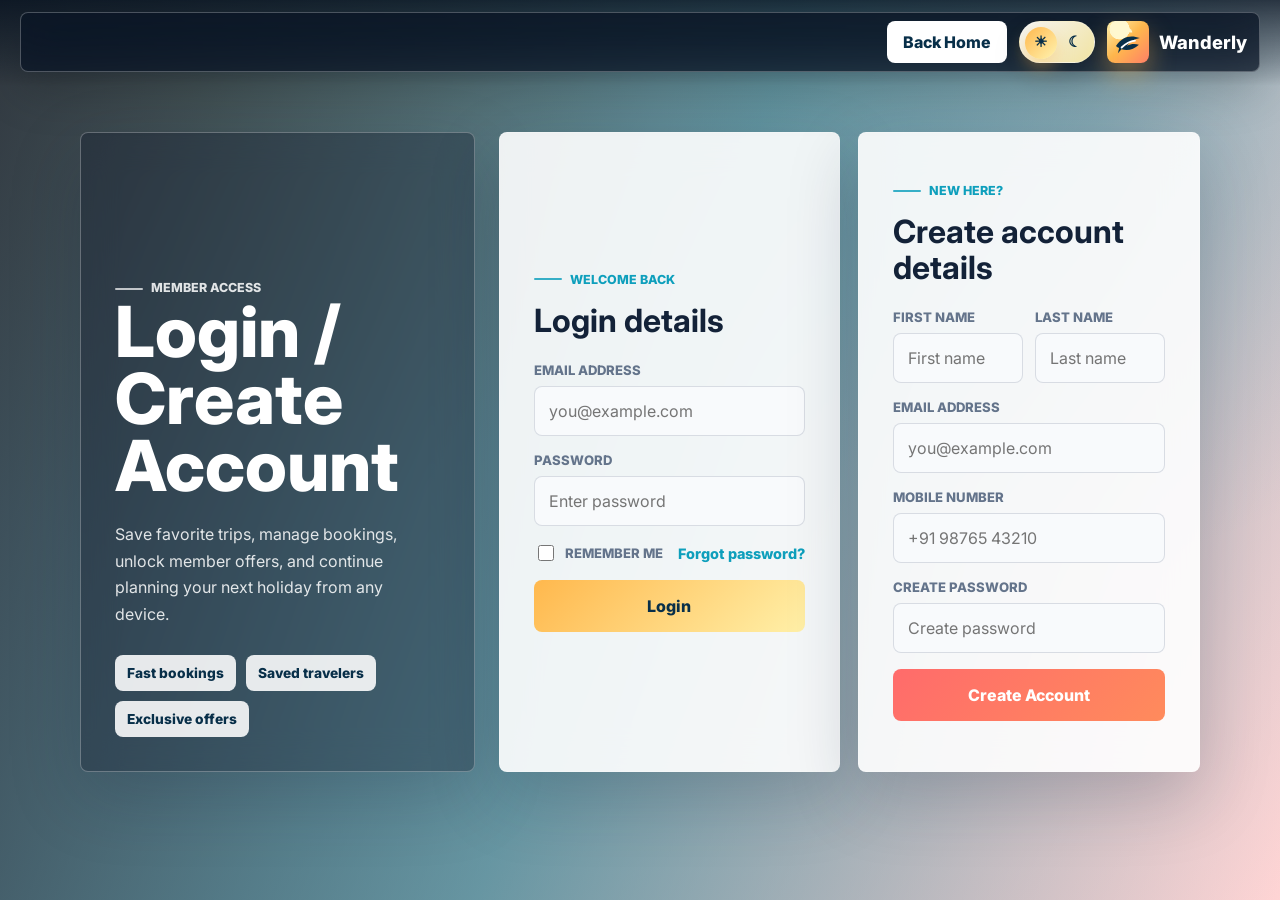
<file: account.html>
<!DOCTYPE html>
<html lang="en">
<head>
  <meta charset="UTF-8">
  <meta name="viewport" content="width=device-width, initial-scale=1.0">
  <title>Login / Create Account | Wanderly</title>
  <link rel="preconnect" href="https://fonts.googleapis.com">
  <link rel="preconnect" href="https://fonts.gstatic.com" crossorigin>
  <link href="https://fonts.googleapis.com/css2?family=Inter:wght@400;500;600;700;800&display=swap" rel="stylesheet">
  <link rel="stylesheet" href="css/style.css">
</head>
<body>
  <header class="site-header">
    <nav class="navbar auth-navbar" aria-label="Account navigation">
      <a class="brand" href="index.html">
        <span class="brand-mark" aria-hidden="true">
          <svg viewBox="0 0 48 48" role="img">
            <path class="logo-sun" d="M24 4.5a6 6 0 0 1 6 6h-12a6 6 0 0 1 6-6Z"></path>
            <path class="logo-wing" d="M7 29.5c8.7-12.6 19.9-16.3 33.7-11.1-7.4 1-13.5 4.6-18.4 10.9 5.4-2.5 11.1-3 17.1-1.5-7.2 6.8-15.4 9-24.7 6.6L9.8 40l1.7-7.4A31 31 0 0 1 7 29.5Z"></path>
            <path class="logo-route" d="M15 31.8c5.8-5.8 12.1-9.1 18.8-9.8"></path>
          </svg>
        </span>
        <span>Wanderly</span>
      </a>

      <div class="auth-nav-actions">
        <a href="index.html">Back Home</a>
        <button class="theme-toggle" type="button" aria-label="Switch to dark mode" aria-pressed="false">
          <span class="theme-icon sun-icon">&#9728;</span>
          <span class="theme-knob"></span>
          <span class="theme-icon moon-icon">&#9790;</span>
        </button>
      </div>
    </nav>
  </header>

  <main class="auth-page">
    <section class="auth-shell" aria-label="Login and create account">
      <div class="auth-intro">
        <p class="eyebrow">Member access</p>
        <h1>Login / Create Account</h1>
        <p>Save favorite trips, manage bookings, unlock member offers, and continue planning your next holiday from any device.</p>
        <div class="auth-benefits">
          <span>Fast bookings</span>
          <span>Saved travelers</span>
          <span>Exclusive offers</span>
        </div>
      </div>

      <div class="auth-panels">
        <section class="auth-card login-card">
          <p class="eyebrow dark">Welcome back</p>
          <h2>Login details</h2>
          <form>
            <label>
              <span>Email address</span>
              <input type="email" placeholder="you@example.com" required>
            </label>
            <label>
              <span>Password</span>
              <input type="password" placeholder="Enter password" required>
            </label>
            <div class="form-row">
              <label class="check-label">
                <input type="checkbox">
                <span>Remember me</span>
              </label>
              <a href="#">Forgot password?</a>
            </div>
            <button type="submit">Login</button>
          </form>
        </section>

        <section class="auth-card signup-card">
          <p class="eyebrow dark">New here?</p>
          <h2>Create account details</h2>
          <form>
            <div class="two-fields">
              <label>
                <span>First name</span>
                <input type="text" placeholder="First name" required>
              </label>
              <label>
                <span>Last name</span>
                <input type="text" placeholder="Last name" required>
              </label>
            </div>
            <label>
              <span>Email address</span>
              <input type="email" placeholder="you@example.com" required>
            </label>
            <label>
              <span>Mobile number</span>
              <input type="tel" placeholder="+91 98765 43210" required>
            </label>
            <label>
              <span>Create password</span>
              <input type="password" placeholder="Create password" required>
            </label>
            <button type="submit">Create Account</button>
          </form>
        </section>
      </div>
    </section>
  </main>

  <script src="js/main.js"></script>
</body>
</html>
</file>
<file: css/style.css>
* {
  box-sizing: border-box;
}

html {
  overflow-x: hidden;
  scroll-behavior: smooth;
  scroll-padding-top: 104px;
}

:root {
  --header-height: 86px;
  --ink: #132238;
  --muted: #64748b;
  --sun: #ffb84d;
  --coral: #ff6b6b;
  --ocean: #0e9fbc;
  --teal: #08b99b;
  --white: #ffffff;
  --glass: rgba(255, 255, 255, 0.18);
  --shadow: 0 24px 70px rgba(19, 34, 56, 0.22);
  --shadow-soft: 0 18px 46px rgba(19, 34, 56, 0.12);
  --card-border: rgba(14, 159, 188, 0.13);
  --focus-ring: 0 0 0 4px rgba(255, 184, 77, 0.26);
  --body-bg:
    radial-gradient(circle at 15% 10%, rgba(255, 184, 77, 0.24), transparent 34%),
    radial-gradient(circle at 85% 15%, rgba(14, 159, 188, 0.2), transparent 32%),
    linear-gradient(135deg, #fff8eb 0%, #e8fbff 52%, #fff2f2 100%);
  --card-bg: #ffffff;
  --soft-card-bg: rgba(255, 255, 255, 0.76);
  --field-bg: #f8fafc;
  --panel-bg: rgba(255, 255, 255, 0.9);
  --section-blend: linear-gradient(135deg, rgba(255, 255, 255, 0.92), rgba(232, 251, 255, 0.92));
  --review-text: #334155;
  --hero-fade: linear-gradient(0deg, rgba(255, 248, 235, 0.98), transparent);
}

body[data-theme="dark"] {
  --ink: #eef7ff;
  --muted: #a7b6ca;
  --white: #ffffff;
  --shadow: 0 24px 70px rgba(0, 0, 0, 0.38);
  --shadow-soft: 0 18px 46px rgba(0, 0, 0, 0.26);
  --card-border: rgba(125, 211, 252, 0.16);
  --focus-ring: 0 0 0 4px rgba(125, 211, 252, 0.22);
  --body-bg:
    radial-gradient(circle at 18% 6%, rgba(255, 184, 77, 0.16), transparent 32%),
    radial-gradient(circle at 84% 12%, rgba(8, 185, 155, 0.2), transparent 34%),
    linear-gradient(135deg, #071322 0%, #0d2638 48%, #171221 100%);
  --card-bg: #102235;
  --soft-card-bg: rgba(16, 34, 53, 0.82);
  --field-bg: #162b40;
  --panel-bg: rgba(16, 34, 53, 0.92);
  --section-blend: linear-gradient(135deg, rgba(16, 34, 53, 0.94), rgba(13, 38, 56, 0.94));
  --review-text: #d7e3ef;
  --hero-fade: linear-gradient(0deg, rgba(7, 19, 34, 0.98), transparent);
}

body {
  margin: 0;
  min-height: 100vh;
  overflow-x: hidden;
  font-family: "Inter", Arial, sans-serif;
  color: var(--ink);
  background: var(--body-bg);
  transition: background 220ms ease, color 220ms ease;
}

::selection {
  color: #082f49;
  background: rgba(255, 184, 77, 0.72);
}

img,
svg {
  max-width: 100%;
}

input,
select,
textarea,
button {
  max-width: 100%;
}

a {
  color: inherit;
  text-decoration: none;
}

a,
button,
input,
select,
textarea {
  -webkit-tap-highlight-color: transparent;
}

a:focus-visible,
button:focus-visible,
input:focus-visible,
select:focus-visible,
textarea:focus-visible {
  outline: 0;
  box-shadow: var(--focus-ring);
}

.site-header {
  position: fixed;
  top: 0;
  left: 0;
  right: 0;
  z-index: 999;
  width: 100%;
  min-height: var(--header-height);
  padding: 14px clamp(12px, 2.5vw, 36px);
  background:
    linear-gradient(180deg, rgba(6, 17, 31, 0.78), rgba(6, 17, 31, 0.24) 72%, transparent);
  backdrop-filter: blur(16px);
  transform: translateZ(0);
  will-change: transform;
}

.navbar {
  position: relative;
  display: flex;
  align-items: center;
  justify-content: flex-start;
  gap: 16px;
  max-width: 1480px;
  width: 100%;
  margin: 0 auto;
  min-height: 58px;
  padding: 8px 12px;
  border: 1px solid rgba(255, 255, 255, 0.26);
  border-radius: 8px;
  background: rgba(11, 22, 38, 0.72);
  box-shadow: 0 18px 48px rgba(0, 0, 0, 0.2);
  backdrop-filter: blur(22px);
}

.brand {
  order: 1;
  flex: 0 0 auto;
  display: inline-flex;
  align-items: center;
  gap: 10px;
  color: var(--white);
  font-size: 1.15rem;
  font-weight: 800;
}

.brand-mark {
  display: inline-flex;
  width: 42px;
  height: 42px;
  align-items: center;
  justify-content: center;
  place-items: center;
  border-radius: 8px;
  color: #082f49;
  background:
    radial-gradient(circle at 30% 20%, #fff8cf 0 22%, transparent 23%),
    linear-gradient(135deg, #fff3b0 0%, var(--sun) 48%, #ff8066 100%);
  box-shadow: 0 12px 26px rgba(255, 184, 77, 0.38);
}

.brand-mark svg {
  width: 34px;
  height: 34px;
}

.logo-sun {
  fill: #fff8cf;
}

.logo-wing {
  fill: #082f49;
}

.logo-route {
  fill: none;
  stroke: #ffffff;
  stroke-linecap: round;
  stroke-width: 2.6;
}

.nav-links {
  order: 2;
  display: flex;
  align-items: center;
  justify-content: flex-end;
  flex: 1 1 auto;
  gap: 6px;
  min-width: 0;
}

.nav-links a {
  white-space: nowrap;
  padding: 9px 11px;
  border-radius: 8px;
  color: rgba(255, 255, 255, 0.9);
  font-size: 0.9rem;
  font-weight: 700;
  transition: color 180ms ease, background 180ms ease, transform 180ms ease, box-shadow 180ms ease;
}

.nav-links a:hover {
  background: rgba(255, 255, 255, 0.14);
  color: var(--white);
  transform: translateY(-1px);
}

.nav-links .nav-cta {
  color: #082f49;
  background: #ffffff;
  box-shadow: 0 12px 26px rgba(255, 255, 255, 0.16);
}

.nav-links .account-link {
  color: #082f49;
  background: linear-gradient(135deg, var(--sun), #fff0a8);
  box-shadow: 0 10px 24px rgba(255, 184, 77, 0.18);
}

.nav-search {
  display: grid;
  grid-template-columns: minmax(150px, 210px) auto;
  gap: 6px;
  align-items: center;
  margin-right: 8px;
}

.nav-search input {
  min-width: 0;
  height: 40px;
  border: 1px solid rgba(255, 255, 255, 0.22);
  border-radius: 8px;
  padding: 0 12px;
  color: var(--white);
  background: rgba(255, 255, 255, 0.13);
  font: inherit;
  font-size: 0.9rem;
  font-weight: 700;
  outline: 0;
}

.nav-search input::placeholder {
  color: rgba(255, 255, 255, 0.72);
}

.nav-search input:focus {
  border-color: rgba(255, 184, 77, 0.8);
  box-shadow: 0 0 0 3px rgba(255, 184, 77, 0.2);
}

.nav-search button {
  height: 40px;
  border: 0;
  border-radius: 8px;
  padding: 0 12px;
  color: #082f49;
  background: linear-gradient(135deg, var(--sun), #fff0a8);
  font: inherit;
  font-size: 0.9rem;
  font-weight: 800;
  cursor: pointer;
}

.menu-toggle {
  order: 4;
  display: none;
  position: relative;
  width: 42px;
  height: 42px;
  flex: 0 0 auto;
  border: 1px solid rgba(255, 255, 255, 0.38);
  border-radius: 8px;
  background: linear-gradient(135deg, var(--coral), var(--sun));
  box-shadow: 0 12px 26px rgba(255, 107, 107, 0.3);
  cursor: pointer;
}

.theme-toggle {
  order: 3;
  position: relative;
  display: inline-flex;
  width: 76px;
  height: 42px;
  flex: 0 0 auto;
  align-items: center;
  justify-content: space-between;
  align-self: center;
  border: 1px solid rgba(255, 255, 255, 0.28);
  border-radius: 999px;
  padding: 0 10px;
  color: #082f49;
  background: linear-gradient(135deg, rgba(255, 255, 255, 0.96), rgba(255, 240, 168, 0.94));
  box-shadow: 0 14px 30px rgba(0, 0, 0, 0.14);
  cursor: pointer;
}

.theme-icon {
  position: relative;
  z-index: 2;
  display: grid;
  width: 20px;
  height: 20px;
  place-items: center;
  font-size: 0.95rem;
  font-weight: 800;
  line-height: 1;
}

.theme-knob {
  position: absolute;
  left: 5px;
  top: 5px;
  z-index: 1;
  width: 32px;
  height: 32px;
  border-radius: 50%;
  background: linear-gradient(135deg, var(--sun), #fff3b0);
  box-shadow: 0 8px 18px rgba(255, 184, 77, 0.42);
  transition: transform 200ms ease, background 200ms ease;
}

body[data-theme="dark"] .theme-toggle {
  color: #e8f7ff;
  background: linear-gradient(135deg, rgba(8, 18, 32, 0.98), rgba(14, 51, 74, 0.96));
}

body[data-theme="dark"] .theme-knob {
  transform: translateX(34px);
  background: linear-gradient(135deg, #7dd3fc, #2563eb);
  box-shadow: 0 8px 18px rgba(37, 99, 235, 0.38);
}

.menu-toggle span {
  position: absolute;
  left: 11px;
  display: block;
  width: 20px;
  height: 2px;
  border-radius: 999px;
  background: #ffffff;
  transition: transform 180ms ease, opacity 180ms ease, top 180ms ease;
}

body[data-theme="dark"] .menu-toggle {
  background: linear-gradient(135deg, var(--ocean), #2563eb);
  box-shadow: 0 12px 26px rgba(37, 99, 235, 0.3);
}

.auth-navbar {
  max-width: 1240px;
}

.auth-nav-actions {
  margin-left: auto;
  display: flex;
  align-items: center;
  gap: 12px;
}

.auth-nav-actions a {
  display: inline-flex;
  min-height: 42px;
  align-items: center;
  justify-content: center;
  border-radius: 8px;
  padding: 0 16px;
  color: #082f49;
  background: #ffffff;
  font-weight: 800;
}

.auth-page {
  min-height: 100vh;
  padding: 132px clamp(16px, 5vw, 72px) 52px;
  background:
    linear-gradient(110deg, rgba(4, 16, 31, 0.82), rgba(6, 78, 97, 0.58), rgba(255, 107, 107, 0.22)),
    url("https://images.unsplash.com/photo-1500530855697-b586d89ba3ee?auto=format&fit=crop&w=1800&q=85") center/cover;
}

.auth-shell {
  display: grid;
  grid-template-columns: 0.72fr 1.28fr;
  gap: 24px;
  max-width: 1120px;
  margin: 0 auto;
  align-items: stretch;
}

.auth-intro {
  display: flex;
  min-height: 640px;
  flex-direction: column;
  justify-content: flex-end;
  padding: 34px;
  border: 1px solid rgba(255, 255, 255, 0.28);
  border-radius: 8px;
  color: var(--white);
  background: rgba(15, 23, 42, 0.36);
  box-shadow: var(--shadow);
  backdrop-filter: blur(18px);
}

.auth-intro h1 {
  max-width: 420px;
  font-size: 4.4rem;
  line-height: 0.95;
}

.auth-intro p {
  max-width: 420px;
  margin: 22px 0 0;
  color: rgba(255, 255, 255, 0.86);
  line-height: 1.65;
}

.auth-benefits {
  display: flex;
  flex-wrap: wrap;
  gap: 10px;
  margin-top: 28px;
}

.auth-benefits span {
  padding: 10px 12px;
  border-radius: 8px;
  color: #082f49;
  background: rgba(255, 255, 255, 0.88);
  font-size: 0.86rem;
  font-weight: 800;
}

.auth-panels {
  display: grid;
  grid-template-columns: 1fr 1fr;
  gap: 18px;
}

.auth-card {
  display: flex;
  min-height: 640px;
  flex-direction: column;
  justify-content: center;
  padding: 34px;
  border: 1px solid rgba(255, 255, 255, 0.2);
  border-radius: 8px;
  background: var(--panel-bg);
  box-shadow: var(--shadow);
  backdrop-filter: blur(18px);
}

.auth-card h2 {
  margin: 0 0 24px;
  font-size: 2rem;
  line-height: 1.1;
}

.auth-card form {
  display: grid;
  gap: 16px;
}

.auth-card label {
  display: grid;
  gap: 8px;
}

.auth-card label span,
.check-label span {
  color: var(--muted);
  font-size: 0.82rem;
  font-weight: 800;
  text-transform: uppercase;
}

.auth-card input {
  width: 100%;
  min-width: 0;
  height: 50px;
  border: 1px solid rgba(100, 116, 139, 0.22);
  border-radius: 8px;
  padding: 0 14px;
  color: var(--ink);
  background: var(--field-bg);
  font: inherit;
  outline: 0;
  transition: border-color 180ms ease, box-shadow 180ms ease, background 180ms ease;
}

.auth-card input:focus {
  border-color: rgba(14, 159, 188, 0.82);
  box-shadow: 0 0 0 3px rgba(14, 159, 188, 0.16);
}

.auth-card button {
  min-height: 52px;
  border: 0;
  border-radius: 8px;
  color: #082f49;
  background: linear-gradient(135deg, var(--sun), #fff0a8);
  font: inherit;
  font-weight: 800;
  cursor: pointer;
}

.signup-card button {
  color: var(--white);
  background: linear-gradient(135deg, var(--coral), #ff8b5c);
}

.form-row {
  display: flex;
  align-items: center;
  justify-content: space-between;
  gap: 14px;
}

.form-row a {
  color: var(--ocean);
  font-size: 0.9rem;
  font-weight: 800;
}

.check-label {
  display: inline-flex;
  grid-template-columns: auto 1fr;
  align-items: center;
  gap: 8px;
}

.check-label input {
  width: 16px;
  height: 16px;
}

.two-fields {
  display: grid;
  grid-template-columns: 1fr 1fr;
  gap: 12px;
}

.booking-page {
  min-height: 100vh;
  padding: 132px clamp(16px, 5vw, 72px) 72px;
}

.booking-hero {
  display: grid;
  grid-template-columns: minmax(0, 1fr) minmax(280px, 380px);
  gap: 24px;
  max-width: 1240px;
  margin: 0 auto 24px;
  align-items: end;
  overflow: hidden;
  border-radius: 8px;
  padding: clamp(34px, 6vw, 70px);
  color: var(--white);
  background:
    linear-gradient(110deg, rgba(4, 16, 31, 0.88), rgba(6, 78, 97, 0.5), rgba(255, 107, 107, 0.24)),
    url("https://images.unsplash.com/photo-1507525428034-b723cf961d3e?auto=format&fit=crop&w=1800&q=85") center/cover;
  box-shadow: var(--shadow);
  text-shadow: 0 14px 34px rgba(0, 0, 0, 0.22);
}

.booking-copy h1 {
  max-width: 720px;
  font-size: clamp(3.8rem, 8vw, 7.8rem);
}

.booking-copy p:last-child {
  max-width: 660px;
  margin: 24px 0 0;
  color: rgba(255, 255, 255, 0.9);
  font-size: 1.08rem;
  line-height: 1.65;
}

.booking-summary {
  display: grid;
  gap: 12px;
}

.booking-summary div {
  padding: 18px;
  border: 1px solid rgba(255, 255, 255, 0.22);
  border-radius: 8px;
  background: rgba(255, 255, 255, 0.14);
  backdrop-filter: blur(14px);
  box-shadow: inset 0 1px 0 rgba(255, 255, 255, 0.16);
}

.booking-summary strong {
  display: block;
  color: #ffe7a8;
  font-size: 1.5rem;
}

.booking-summary span {
  display: block;
  margin-top: 6px;
  color: rgba(255, 255, 255, 0.84);
  font-weight: 700;
}

.booking-shell {
  display: grid;
  grid-template-columns: minmax(0, 1.35fr) minmax(300px, 0.65fr);
  gap: 24px;
  max-width: 1240px;
  margin: 0 auto;
  align-items: start;
}

.booking-form,
.booking-help {
  min-width: 0;
  border: 1px solid var(--card-border);
  border-radius: 8px;
  background: var(--panel-bg);
  box-shadow: var(--shadow-soft);
  backdrop-filter: blur(18px);
}

.booking-form {
  display: grid;
  gap: 24px;
  padding: clamp(22px, 4vw, 36px);
}

.form-section {
  display: grid;
  gap: 18px;
  padding-bottom: 24px;
  border-bottom: 1px solid rgba(100, 116, 139, 0.16);
}

.form-section-heading h2 {
  margin: 0;
  font-size: 1.7rem;
  line-height: 1.1;
}

.booking-grid {
  display: grid;
  gap: 14px;
}

.booking-grid.two-columns {
  grid-template-columns: repeat(2, minmax(0, 1fr));
}

.booking-grid.three-columns {
  grid-template-columns: repeat(3, minmax(0, 1fr));
}

.booking-form label {
  display: grid;
  gap: 8px;
}

.booking-form .check-label {
  display: inline-flex;
}

.booking-form label span,
.choice-group legend {
  color: var(--muted);
  font-size: 0.82rem;
  font-weight: 800;
  text-transform: uppercase;
}

.booking-form input,
.booking-form select,
.booking-form textarea {
  width: 100%;
  min-width: 0;
  border: 1px solid rgba(100, 116, 139, 0.22);
  border-radius: 8px;
  color: var(--ink);
  background: var(--field-bg);
  font: inherit;
  outline: 0;
  transition: border-color 180ms ease, box-shadow 180ms ease, background 180ms ease;
}

.booking-form input,
.booking-form select {
  height: 52px;
  padding: 0 14px;
}

.booking-form textarea {
  resize: vertical;
  min-height: 130px;
  padding: 14px;
  line-height: 1.55;
}

.booking-form input:focus,
.booking-form select:focus,
.booking-form textarea:focus {
  border-color: rgba(14, 159, 188, 0.82);
  box-shadow: 0 0 0 3px rgba(14, 159, 188, 0.16);
}

.booking-form input.is-invalid,
.booking-form select.is-invalid,
.booking-form textarea.is-invalid {
  border-color: rgba(255, 107, 107, 0.9);
  box-shadow: 0 0 0 3px rgba(255, 107, 107, 0.14);
}

.field-error {
  margin: -2px 0 0;
  color: var(--coral);
  font-size: 0.82rem;
  font-weight: 800;
  line-height: 1.35;
}

.choice-group > .field-error {
  width: 100%;
}

.choice-group {
  display: flex;
  flex-wrap: wrap;
  gap: 10px;
  margin: 0;
  border: 0;
  padding: 0;
}

.choice-group legend {
  width: 100%;
  margin-bottom: 2px;
}

.choice-group label {
  display: inline-flex;
  min-height: 42px;
  align-items: center;
  gap: 8px;
  border: 1px solid rgba(14, 159, 188, 0.14);
  border-radius: 8px;
  padding: 0 12px;
  background: var(--field-bg);
  transition: border-color 180ms ease, box-shadow 180ms ease, transform 180ms ease;
}

.choice-group label:hover {
  border-color: rgba(14, 159, 188, 0.34);
  transform: translateY(-1px);
}

.choice-group input,
.booking-actions .check-label input {
  width: 16px;
  height: 16px;
  padding: 0;
}

.choice-group label span {
  color: var(--ink);
  font-size: 0.9rem;
  text-transform: none;
}

.full-width {
  grid-column: 1 / -1;
}

.booking-actions {
  display: flex;
  align-items: center;
  justify-content: space-between;
  gap: 18px;
}

.booking-actions button {
  min-height: 54px;
  flex: 0 0 auto;
  border: 0;
  border-radius: 8px;
  padding: 0 22px;
  color: var(--white);
  background: linear-gradient(135deg, var(--coral), #ff8b5c);
  font: inherit;
  font-weight: 800;
  cursor: pointer;
  transition: transform 180ms ease, box-shadow 180ms ease;
}

.booking-actions button:hover {
  transform: translateY(-2px);
  box-shadow: 0 16px 34px rgba(255, 107, 107, 0.24);
}

.booking-message {
  min-height: 24px;
  margin: -8px 0 0;
  color: var(--teal);
  font-weight: 800;
  line-height: 1.4;
}

.booking-message.is-error {
  color: var(--coral);
}

.booking-help {
  position: sticky;
  top: 112px;
  overflow: hidden;
}

.booking-help img {
  display: block;
  width: 100%;
  height: 240px;
  object-fit: cover;
  filter: saturate(1.04);
}

.booking-help div {
  padding: 24px 24px 12px;
}

.booking-help h2 {
  margin: 0 0 14px;
  font-size: 2rem;
  line-height: 1.08;
}

.booking-help p:last-child,
.booking-help li {
  color: var(--muted);
  line-height: 1.6;
}

.booking-help ul {
  display: grid;
  gap: 10px;
  margin: 0;
  padding: 0 24px 24px 42px;
}

.packages-page {
  min-height: 100vh;
  padding: 132px clamp(16px, 5vw, 72px) 72px;
}

.packages-hero {
  display: flex;
  align-items: end;
  justify-content: space-between;
  gap: 28px;
  max-width: 1240px;
  margin: 0 auto 24px;
  overflow: hidden;
  border-radius: 8px;
  padding: clamp(34px, 6vw, 70px);
  color: var(--white);
  background:
    linear-gradient(110deg, rgba(4, 16, 31, 0.88), rgba(6, 78, 97, 0.48), rgba(255, 107, 107, 0.22)),
    url("https://images.unsplash.com/photo-1476514525535-07fb3b4ae5f1?auto=format&fit=crop&w=1800&q=85") center/cover;
  box-shadow: var(--shadow);
  text-shadow: 0 14px 34px rgba(0, 0, 0, 0.22);
}

.packages-hero h1 {
  font-size: clamp(4rem, 9vw, 8.2rem);
}

.packages-hero p:last-child {
  max-width: 680px;
  margin: 24px 0 0;
  color: rgba(255, 255, 255, 0.9);
  font-size: 1.08rem;
  line-height: 1.65;
}

.packages-hero .primary-btn {
  flex: 0 0 auto;
}

.package-detail-grid {
  display: grid;
  grid-template-columns: repeat(2, minmax(0, 1fr));
  gap: 22px;
  max-width: 1240px;
  margin: 0 auto;
}

.package-detail-card {
  display: grid;
  grid-template-columns: minmax(220px, 0.85fr) minmax(0, 1.15fr);
  overflow: hidden;
  border: 1px solid var(--card-border);
  border-radius: 8px;
  background: var(--card-bg);
  box-shadow: var(--shadow-soft);
  transition: transform 200ms ease, box-shadow 200ms ease;
}

.package-detail-card:hover {
  transform: translateY(-4px);
  box-shadow: var(--shadow);
}

.package-detail-card img {
  width: 100%;
  height: 100%;
  min-height: 360px;
  object-fit: cover;
  transition: transform 520ms ease, filter 520ms ease;
}

.package-detail-card:hover img {
  filter: saturate(1.08);
  transform: scale(1.035);
}

.package-detail-body {
  display: grid;
  gap: 14px;
  padding: 24px;
}

.package-detail-body h2 {
  margin: 0;
  font-size: 1.7rem;
  line-height: 1.08;
}

.package-detail-body p:not(.package-meta),
.package-detail-body li,
.package-support p {
  color: var(--muted);
  line-height: 1.65;
}

.package-detail-body p,
.package-detail-body ul {
  margin: 0;
}

.package-detail-body ul {
  display: grid;
  gap: 8px;
  padding-left: 20px;
}

.package-detail-bottom {
  display: flex;
  align-items: center;
  justify-content: space-between;
  gap: 16px;
  margin-top: 6px;
}

.package-detail-bottom strong {
  display: grid;
  color: var(--ink);
  font-size: 1.45rem;
  line-height: 1.1;
}

.package-detail-bottom span {
  margin-top: 4px;
  color: var(--muted);
  font-size: 0.82rem;
  font-weight: 700;
}

.package-detail-bottom a {
  min-height: 46px;
  flex: 0 0 auto;
  display: inline-flex;
  align-items: center;
  justify-content: center;
  border-radius: 8px;
  padding: 0 16px;
  color: var(--white);
  background: linear-gradient(135deg, var(--ocean), var(--teal));
  font-weight: 800;
  box-shadow: 0 12px 26px rgba(8, 185, 155, 0.2);
}

.package-support {
  display: flex;
  align-items: center;
  justify-content: space-between;
  gap: 28px;
  max-width: 1240px;
  margin: 24px auto 0;
  border: 1px solid var(--card-border);
  border-radius: 8px;
  padding: 34px;
  background: var(--section-blend);
  box-shadow: var(--shadow-soft);
}

.package-support h2 {
  margin: 0 0 12px;
  font-size: 2.4rem;
  line-height: 1.08;
}

.package-support p {
  max-width: 700px;
  margin: 0;
}

.package-support .secondary-btn {
  flex: 0 0 auto;
  color: var(--white);
  background: linear-gradient(135deg, var(--coral), #ff8b5c);
}

.menu-toggle span:nth-child(1) {
  top: 14px;
}

.menu-toggle span:nth-child(2) {
  top: 20px;
}

.menu-toggle span:nth-child(3) {
  top: 26px;
}

.menu-toggle.is-active span:nth-child(1) {
  top: 20px;
  transform: rotate(45deg);
}

.menu-toggle.is-active span:nth-child(2) {
  opacity: 0;
}

.menu-toggle.is-active span:nth-child(3) {
  top: 20px;
  transform: rotate(-45deg);
}

.hero {
  position: relative;
  display: grid;
  min-height: max(720px, 92vh);
  padding: 136px clamp(18px, 5vw, 80px) 64px;
  overflow: hidden;
  background:
    linear-gradient(110deg, rgba(4, 16, 31, 0.82), rgba(6, 78, 97, 0.5), rgba(255, 107, 107, 0.24)),
    url("https://images.unsplash.com/photo-1507525428034-b723cf961d3e?auto=format&fit=crop&w=1800&q=85") center/cover;
}

.hero::before {
  content: "";
  position: absolute;
  inset: 0;
  background:
    linear-gradient(90deg, rgba(4, 16, 31, 0.28), transparent 52%),
    linear-gradient(180deg, rgba(4, 16, 31, 0.2), transparent 42%);
  pointer-events: none;
}

.hero::after {
  content: "";
  position: absolute;
  inset: auto 0 0;
  height: 34%;
  background: var(--hero-fade);
  pointer-events: none;
}

.hero-overlay {
  position: absolute;
  inset: 0;
  background:
    linear-gradient(90deg, rgba(255, 184, 77, 0.14), transparent 34%),
    linear-gradient(180deg, rgba(15, 23, 42, 0.18), transparent 30%);
}

.hero-content {
  position: relative;
  z-index: 2;
  width: min(100%, 1240px);
  margin: auto;
  color: var(--white);
  text-shadow: 0 14px 34px rgba(0, 0, 0, 0.22);
}

.eyebrow {
  display: inline-flex;
  width: fit-content;
  align-items: center;
  gap: 8px;
  margin: 0 0 16px;
  color: #ffe7a8;
  font-size: 0.78rem;
  font-weight: 800;
  letter-spacing: 0;
  text-transform: uppercase;
}

.eyebrow::before {
  content: "";
  width: 28px;
  height: 2px;
  border-radius: 999px;
  background: currentColor;
  opacity: 0.82;
}

.eyebrow.dark {
  color: var(--ocean);
}

h1 {
  max-width: 760px;
  margin: 0;
  font-size: 8.8rem;
  line-height: 0.9;
  font-weight: 800;
  text-wrap: balance;
}

.hero-copy {
  max-width: 640px;
  margin: 26px 0 0;
  color: rgba(255, 255, 255, 0.9);
  font-size: 1.2rem;
  line-height: 1.65;
}

.hero-actions {
  display: flex;
  flex-wrap: wrap;
  gap: 14px;
  margin-top: 32px;
}

.primary-btn,
.secondary-btn,
.search-btn {
  display: inline-flex;
  align-items: center;
  justify-content: center;
  min-height: 50px;
  padding: 0 22px;
  border-radius: 8px;
  font-weight: 800;
  transition: transform 180ms ease, box-shadow 180ms ease, background 180ms ease, border-color 180ms ease;
}

.primary-btn:hover,
.secondary-btn:hover,
.search-btn:hover,
.package-bottom a:hover,
.package-detail-bottom a:hover,
.package-support .secondary-btn:hover,
.destination-card a:hover,
.auth-card button:hover,
.booking-actions button:hover,
.footer-newsletter button:hover,
.nav-search button:hover {
  transform: translateY(-2px);
}

.primary-btn {
  color: #082f49;
  background: linear-gradient(135deg, var(--sun), #fff0a8);
  box-shadow: 0 16px 34px rgba(255, 184, 77, 0.35);
}

.secondary-btn {
  color: var(--white);
  border: 1px solid rgba(255, 255, 255, 0.42);
  background: rgba(255, 255, 255, 0.12);
  backdrop-filter: blur(12px);
}

.search-panel {
  display: grid;
  grid-template-columns: 1.15fr 0.9fr 0.85fr auto;
  gap: 12px;
  max-width: 980px;
  margin-top: 54px;
  padding: 14px;
  border: 1px solid rgba(255, 255, 255, 0.32);
  border-radius: 8px;
  background: var(--panel-bg);
  box-shadow: var(--shadow);
  backdrop-filter: blur(18px);
}

.search-panel:hover {
  border-color: rgba(255, 184, 77, 0.44);
}

.search-panel label {
  display: grid;
  min-width: 0;
  gap: 7px;
  padding: 10px 14px;
  border-radius: 8px;
  background: var(--field-bg);
  transition: box-shadow 180ms ease, transform 180ms ease;
}

.search-panel label:focus-within {
  box-shadow: inset 0 0 0 2px rgba(14, 159, 188, 0.28);
}

.search-panel span {
  color: var(--muted);
  font-size: 0.78rem;
  font-weight: 800;
  text-transform: uppercase;
}

.search-panel input,
.search-panel select {
  width: 100%;
  min-width: 0;
  border: 0;
  outline: 0;
  color: var(--ink);
  background: transparent;
  font: inherit;
  font-weight: 800;
}

.search-btn {
  align-self: stretch;
  color: var(--white);
  background: linear-gradient(135deg, var(--coral), #ff8b5c);
}

.highlights {
  position: relative;
  z-index: 3;
  padding: 28px clamp(18px, 5vw, 80px) 72px;
}

.section-heading {
  max-width: 1240px;
  margin: 0 auto 30px;
}

.section-heading h2 {
  max-width: 620px;
  margin: 0;
  font-size: 3.2rem;
  line-height: 1.05;
  text-wrap: balance;
}

.destination-grid {
  display: grid;
  grid-template-columns: repeat(4, minmax(0, 1fr));
  grid-auto-rows: minmax(250px, auto);
  gap: 18px;
  max-width: 1240px;
  margin: 0 auto;
}

.destination-card {
  position: relative;
  isolation: isolate;
  display: flex;
  min-height: 250px;
  flex-direction: column;
  justify-content: space-between;
  gap: 18px;
  overflow: hidden;
  padding: 22px;
  border: 1px solid rgba(255, 255, 255, 0.14);
  border-radius: 8px;
  color: var(--white);
  background: #0f2438;
  background-size: cover;
  background-position: center;
  box-shadow: var(--shadow);
  transition: transform 200ms ease, box-shadow 200ms ease;
}

.destination-card::before {
  content: "";
  position: absolute;
  inset: 0;
  z-index: 1;
  background:
    linear-gradient(180deg, rgba(5, 20, 31, 0.08), rgba(5, 20, 31, 0.72)),
    linear-gradient(90deg, rgba(5, 20, 31, 0.38), transparent 56%);
}

.destination-card::after {
  content: "";
  position: absolute;
  inset: 0;
  z-index: 0;
  background-image: var(--destination-image);
  background-size: cover;
  background-position: inherit;
  transition: transform 500ms ease;
}

.destination-card > * {
  position: relative;
  z-index: 2;
}

.destination-card:hover,
.package-card:hover,
.testimonial-card:hover,
.service-item:hover {
  transform: translateY(-4px);
  box-shadow: 0 28px 66px rgba(19, 34, 56, 0.2);
}

.destination-card:hover::after {
  transform: scale(1.06);
}

.featured-destination {
  grid-column: span 2;
  grid-row: span 2;
  min-height: 520px;
}

.destination-card.beach {
  --destination-image: url("https://images.unsplash.com/photo-1514282401047-d79a71a590e8?auto=format&fit=crop&w=1200&q=82");
}

.destination-card.mountain {
  --destination-image: url("https://images.unsplash.com/photo-1506905925346-21bda4d32df4?auto=format&fit=crop&w=900&q=82");
}

.destination-card.city {
  --destination-image: url("https://images.unsplash.com/photo-1540959733332-eab4deabeeaf?auto=format&fit=crop&w=900&q=82");
}

.destination-card.heritage {
  --destination-image: url("https://images.unsplash.com/photo-1533105079780-92b9be482077?auto=format&fit=crop&w=900&q=82");
}

.destination-card.desert {
  --destination-image: url("https://images.unsplash.com/photo-1512453979798-5ea266f8880c?auto=format&fit=crop&w=900&q=82");
}

.destination-card.forest {
  grid-column: span 2;
  --destination-image: url("https://images.unsplash.com/photo-1537996194471-e657df975ab4?auto=format&fit=crop&w=1100&q=82");
}

.destination-badge {
  width: fit-content;
  padding: 8px 11px;
  border: 1px solid rgba(255, 255, 255, 0.34);
  border-radius: 999px;
  color: #082f49;
  background: rgba(255, 255, 255, 0.88);
  font-size: 0.76rem;
  font-weight: 800;
  text-transform: uppercase;
}

.destination-content {
  display: grid;
  gap: 7px;
}

.destination-content p {
  margin: 0 0 6px;
  color: #ffe7a8;
  font-weight: 800;
  text-transform: uppercase;
}

.destination-content h3 {
  margin: 0;
  font-size: 1.65rem;
  line-height: 1.1;
}

.featured-destination h3 {
  max-width: 520px;
  font-size: clamp(2.1rem, 4vw, 3.8rem);
}

.destination-content span {
  color: rgba(255, 255, 255, 0.88);
  font-weight: 800;
}

.destination-card a {
  width: fit-content;
  padding: 10px 14px;
  border: 1px solid rgba(255, 255, 255, 0.26);
  border-radius: 8px;
  background: rgba(255, 255, 255, 0.18);
  font-weight: 800;
  backdrop-filter: blur(10px);
}

.service-strip,
.travel-gallery,
.featured-packages,
.why-us,
.testimonials,
.final-cta,
.footer-grid,
.footer-bottom {
  max-width: 1240px;
  margin: 0 auto;
}

.service-strip {
  display: grid;
  grid-template-columns: repeat(3, minmax(0, 1fr));
  gap: 18px;
  padding: 0 clamp(18px, 5vw, 80px) 72px;
}

.service-item {
  padding: 26px;
  border: 1px solid var(--card-border);
  border-radius: 8px;
  background: var(--soft-card-bg);
  box-shadow: var(--shadow-soft);
  transition: transform 200ms ease, box-shadow 200ms ease, border-color 200ms ease;
  backdrop-filter: blur(18px);
}

.service-item:hover {
  border-color: rgba(14, 159, 188, 0.26);
}

.service-item span,
.package-meta,
.reviewer span {
  color: var(--coral);
  font-size: 0.82rem;
  font-weight: 800;
  text-transform: uppercase;
}

.service-item h3,
.package-body h3,
.reviewer strong {
  margin: 10px 0 8px;
  font-size: 1.25rem;
}

.service-item p,
.package-body p,
.why-content p,
.testimonial-card p,
.section-copy {
  margin: 0;
  color: var(--muted);
  line-height: 1.65;
}

.featured-packages,
.travel-gallery,
.testimonials {
  padding: 0 clamp(18px, 5vw, 80px) 78px;
}

.section-heading.split {
  display: grid;
  grid-template-columns: 1.1fr 0.9fr;
  gap: 24px;
  align-items: end;
}

.section-copy {
  max-width: 470px;
}

.package-grid {
  display: grid;
  grid-template-columns: repeat(3, minmax(0, 1fr));
  gap: 18px;
}

.package-card {
  overflow: hidden;
  border: 1px solid var(--card-border);
  border-radius: 8px;
  background: var(--card-bg);
  box-shadow: var(--shadow-soft);
  transition: transform 200ms ease, box-shadow 200ms ease;
}

.package-card img {
  display: block;
  width: 100%;
  height: 230px;
  object-fit: cover;
  transition: transform 520ms ease, filter 520ms ease;
}

.package-card:hover img {
  filter: saturate(1.08);
  transform: scale(1.04);
}

.package-body {
  display: grid;
  gap: 12px;
  padding: 22px;
}

.package-body h3 {
  margin: 0;
  font-size: 1.35rem;
}

.package-bottom {
  display: flex;
  align-items: center;
  justify-content: space-between;
  gap: 14px;
  margin-top: 8px;
}

.package-bottom strong {
  color: var(--ink);
  font-size: 1.35rem;
}

.package-bottom a {
  padding: 10px 14px;
  border-radius: 8px;
  color: var(--white);
  background: linear-gradient(135deg, var(--ocean), var(--teal));
  font-weight: 800;
  box-shadow: 0 12px 26px rgba(8, 185, 155, 0.2);
}

.travel-gallery {
  padding-top: 6px;
}

.gallery-grid {
  display: grid;
  grid-template-columns: repeat(6, minmax(0, 1fr));
  grid-template-areas:
    "beach beach beach alpine alpine boats"
    "beach beach beach amalfi tokyo tokyo";
  grid-auto-rows: minmax(230px, 1fr);
  gap: 18px;
  max-width: 1240px;
  margin: 0 auto;
}

.gallery-item {
  position: relative;
  isolation: isolate;
  min-width: 0;
  min-height: 0;
  margin: 0;
  overflow: hidden;
  border: 1px solid rgba(255, 255, 255, 0.14);
  border-radius: 8px;
  background: #0f2438;
  box-shadow: var(--shadow-soft);
  transition: transform 200ms ease, box-shadow 200ms ease, border-color 200ms ease;
}

.gallery-item:hover {
  border-color: rgba(255, 184, 77, 0.38);
  box-shadow: var(--shadow);
  transform: translateY(-4px);
}

.gallery-item:nth-child(1) {
  grid-area: beach;
}

.gallery-item:nth-child(2) {
  grid-area: alpine;
}

.gallery-item:nth-child(3) {
  grid-area: boats;
}

.gallery-item:nth-child(4) {
  grid-area: amalfi;
}

.gallery-item:nth-child(5) {
  grid-area: tokyo;
}

.gallery-item img {
  display: block;
  width: 100%;
  height: 100%;
  object-fit: cover;
  transition: transform 520ms ease, filter 520ms ease;
}

.gallery-item::after {
  content: "";
  position: absolute;
  inset: 0;
  z-index: 1;
  background:
    linear-gradient(180deg, transparent 34%, rgba(5, 20, 31, 0.74)),
    linear-gradient(90deg, rgba(5, 20, 31, 0.28), transparent 58%);
  pointer-events: none;
  transition: opacity 220ms ease;
}

.gallery-item:hover img {
  filter: saturate(1.08);
  transform: scale(1.06);
}

.gallery-item:hover::after {
  opacity: 0.92;
}

.gallery-item figcaption {
  position: absolute;
  left: 18px;
  right: 18px;
  bottom: 18px;
  z-index: 2;
  display: grid;
  gap: 5px;
  color: var(--white);
}

.gallery-item figcaption span {
  color: #ffe7a8;
  font-size: 0.76rem;
  font-weight: 800;
  text-transform: uppercase;
}

.gallery-item figcaption strong {
  font-size: 1.35rem;
  line-height: 1.08;
  text-shadow: 0 10px 24px rgba(0, 0, 0, 0.24);
}

.why-us {
  display: grid;
  grid-template-columns: 0.95fr 1.05fr;
  gap: 0;
  overflow: hidden;
  border: 1px solid var(--card-border);
  border-radius: 8px;
  background:
    var(--section-blend),
    linear-gradient(135deg, rgba(255, 184, 77, 0.2), rgba(14, 159, 188, 0.18));
  box-shadow: var(--shadow);
}

.why-media {
  min-height: 430px;
  background:
    linear-gradient(180deg, transparent, rgba(5, 20, 31, 0.42)),
    url("https://images.unsplash.com/photo-1469854523086-cc02fe5d8800?auto=format&fit=crop&w=1000&q=80") center/cover;
}

.why-content {
  align-self: center;
  padding: 46px;
}

.why-content h2,
.final-cta h2 {
  margin: 0 0 18px;
  font-size: 3rem;
  line-height: 1.05;
}

.stats-grid {
  display: grid;
  grid-template-columns: repeat(3, minmax(0, 1fr));
  gap: 14px;
  margin-top: 30px;
}

.stats-grid div {
  padding: 18px;
  border: 1px solid var(--card-border);
  border-radius: 8px;
  background: var(--card-bg);
  box-shadow: 0 12px 28px rgba(19, 34, 56, 0.08);
}

.stats-grid strong {
  display: block;
  color: var(--ocean);
  font-size: 2rem;
}

.stats-grid span {
  color: var(--muted);
  font-size: 0.9rem;
  font-weight: 700;
}

.testimonials {
  padding-top: 78px;
}

.testimonial-showcase {
  display: grid;
  grid-template-columns: minmax(0, 1.35fr) minmax(280px, 0.65fr);
  gap: 18px;
  max-width: 1240px;
  margin: 0 auto 18px;
}

.testimonial-feature {
  position: relative;
  display: grid;
  min-height: 360px;
  align-content: end;
  gap: 24px;
  overflow: hidden;
  padding: clamp(28px, 5vw, 54px);
  border-radius: 8px;
  color: var(--white);
  background:
    linear-gradient(90deg, rgba(5, 20, 31, 0.9), rgba(5, 20, 31, 0.54)),
    url("https://images.unsplash.com/photo-1518548419970-58e3b4079ab2?auto=format&fit=crop&w=1200&q=82") center/cover;
  box-shadow: var(--shadow);
}

.testimonial-feature::after {
  content: "";
  position: absolute;
  inset: 0;
  border: 1px solid rgba(255, 255, 255, 0.16);
  border-radius: inherit;
  pointer-events: none;
}

.testimonial-feature > * {
  position: relative;
  z-index: 1;
}

.testimonial-feature blockquote {
  max-width: 760px;
  margin: 0;
  font-size: clamp(1.8rem, 3vw, 3.15rem);
  font-weight: 800;
  line-height: 1.08;
}

.testimonial-feature .reviewer strong {
  color: var(--white);
}

.testimonial-feature .reviewer span {
  color: #ffe7a8;
}

.testimonial-feature .reviewer img {
  border-color: rgba(255, 255, 255, 0.82);
}

.testimonial-stats {
  display: grid;
  gap: 14px;
}

.testimonial-stats div {
  display: grid;
  align-content: center;
  min-height: 110px;
  padding: 22px;
  border: 1px solid var(--card-border);
  border-radius: 8px;
  background: var(--soft-card-bg);
  box-shadow: var(--shadow-soft);
  backdrop-filter: blur(18px);
}

.testimonial-stats strong {
  color: var(--ocean);
  font-size: 2rem;
  line-height: 1;
}

.testimonial-stats span {
  margin-top: 8px;
  color: var(--muted);
  font-size: 0.92rem;
  font-weight: 800;
}

.testimonial-grid {
  display: grid;
  grid-template-columns: repeat(3, minmax(0, 1fr));
  gap: 18px;
}

.testimonial-card {
  display: flex;
  min-height: 250px;
  flex-direction: column;
  justify-content: space-between;
  gap: 18px;
  padding: 26px;
  border: 1px solid var(--card-border);
  border-radius: 8px;
  background: var(--card-bg);
  box-shadow: var(--shadow-soft);
  transition: transform 200ms ease, box-shadow 200ms ease, border-color 200ms ease;
}

.testimonial-card:hover {
  border-color: rgba(14, 159, 188, 0.3);
}

.review-tag {
  width: fit-content;
  padding: 8px 10px;
  border-radius: 999px;
  color: #082f49;
  background: linear-gradient(135deg, rgba(255, 184, 77, 0.9), rgba(255, 240, 168, 0.9));
  font-size: 0.74rem;
  font-weight: 800;
  text-transform: uppercase;
}

.rating {
  color: var(--sun);
  font-size: 1.1rem;
  letter-spacing: 0;
}

.testimonial-card p {
  color: var(--review-text);
}

.reviewer {
  display: flex;
  align-items: center;
  gap: 12px;
}

.reviewer img {
  width: 52px;
  height: 52px;
  flex: 0 0 auto;
  border: 3px solid var(--card-bg);
  border-radius: 50%;
  box-shadow: 0 10px 22px rgba(19, 34, 56, 0.16);
  object-fit: cover;
}

.reviewer div {
  display: grid;
  gap: 5px;
}

.reviewer strong {
  margin: 0;
  color: var(--ink);
}

.final-cta {
  position: relative;
  isolation: isolate;
  display: flex;
  align-items: center;
  justify-content: space-between;
  gap: 28px;
  margin-bottom: 72px;
  padding: 38px clamp(24px, 5vw, 54px);
  border-radius: 8px;
  color: var(--white);
  background:
    linear-gradient(135deg, rgba(14, 159, 188, 0.92), rgba(255, 107, 107, 0.92)),
    url("https://images.unsplash.com/photo-1476514525535-07fb3b4ae5f1?auto=format&fit=crop&w=1400&q=80") center/cover;
  box-shadow: var(--shadow);
  overflow: hidden;
  text-shadow: 0 12px 28px rgba(0, 0, 0, 0.18);
}

.final-cta::after {
  content: "";
  position: absolute;
  inset: 0;
  z-index: -1;
  background: linear-gradient(90deg, rgba(5, 20, 31, 0.24), transparent 64%);
}

.final-cta h2 {
  max-width: 640px;
  margin-bottom: 0;
}

.final-cta .primary-btn {
  flex: 0 0 auto;
  background: var(--white);
}

.site-footer {
  padding: 58px clamp(18px, 5vw, 80px) 26px;
  color: rgba(255, 255, 255, 0.82);
  background:
    linear-gradient(135deg, rgba(7, 19, 34, 0.96), rgba(8, 47, 73, 0.95)),
    radial-gradient(circle at top right, rgba(255, 184, 77, 0.2), transparent 30%);
}

.footer-grid {
  display: grid;
  grid-template-columns: 1.4fr 0.7fr 1fr 1.1fr;
  gap: 34px;
}

.footer-brand p,
.footer-links p,
.footer-newsletter p,
.footer-bottom p {
  margin: 16px 0 0;
  line-height: 1.65;
}

.footer-links,
.footer-newsletter {
  display: grid;
  align-content: start;
  gap: 10px;
}

.footer-links h3,
.footer-newsletter h3 {
  margin: 0 0 8px;
  color: var(--white);
  font-size: 1rem;
}

.footer-links a {
  width: fit-content;
  color: rgba(255, 255, 255, 0.78);
  font-weight: 700;
  transition: color 180ms ease, transform 180ms ease;
}

.footer-links a:hover,
.footer-bottom a:hover {
  color: var(--sun);
  transform: translateX(2px);
}

.footer-newsletter form {
  display: grid;
  grid-template-columns: 1fr auto;
  gap: 8px;
  margin-top: 8px;
}

.footer-newsletter input {
  min-width: 0;
  height: 46px;
  border: 1px solid rgba(255, 255, 255, 0.18);
  border-radius: 8px;
  padding: 0 12px;
  color: var(--white);
  background: rgba(255, 255, 255, 0.08);
  font: inherit;
  transition: border-color 180ms ease, box-shadow 180ms ease, background 180ms ease;
}

.footer-newsletter input:focus {
  border-color: rgba(255, 184, 77, 0.68);
  box-shadow: 0 0 0 3px rgba(255, 184, 77, 0.16);
}

.footer-newsletter input::placeholder {
  color: rgba(255, 255, 255, 0.58);
}

.footer-newsletter button {
  height: 46px;
  border: 0;
  border-radius: 8px;
  padding: 0 16px;
  color: #082f49;
  background: linear-gradient(135deg, var(--sun), #fff0a8);
  font: inherit;
  font-weight: 800;
  cursor: pointer;
  box-shadow: 0 12px 26px rgba(255, 184, 77, 0.18);
}

.footer-bottom {
  display: flex;
  align-items: center;
  justify-content: space-between;
  gap: 18px;
  margin-top: 42px;
  padding-top: 22px;
  border-top: 1px solid rgba(255, 255, 255, 0.14);
}

.footer-bottom div {
  display: flex;
  gap: 18px;
}

.footer-bottom a {
  color: rgba(255, 255, 255, 0.78);
  font-weight: 700;
  transition: color 180ms ease, transform 180ms ease;
}

@media (prefers-reduced-motion: reduce) {
  *,
  *::before,
  *::after {
    scroll-behavior: auto !important;
    transition-duration: 0.01ms !important;
    animation-duration: 0.01ms !important;
    animation-iteration-count: 1 !important;
  }
}

@media (max-width: 1380px) {
  .site-header {
    padding: 12px 18px;
  }

  .navbar {
    gap: 12px;
  }

  .nav-links {
    gap: 4px;
  }

  .nav-links a {
    padding: 10px 11px;
    font-size: 0.9rem;
  }

  .nav-search {
    grid-template-columns: minmax(100px, 150px) auto;
  }
}

@media (max-width: 1120px) {

  h1 {
    font-size: 7.2rem;
  }

  .search-panel {
    grid-template-columns: 1fr 1fr;
    max-width: 760px;
  }

  .search-btn {
    grid-column: 1 / -1;
  }

  .package-grid,
  .gallery-grid,
  .testimonial-grid {
    grid-template-columns: repeat(2, minmax(0, 1fr));
  }

  .gallery-grid {
    grid-template-columns: repeat(2, minmax(0, 1fr));
    grid-template-areas:
      "beach alpine"
      "boats alpine"
      "amalfi tokyo";
    grid-auto-rows: minmax(235px, auto);
  }

  .destination-grid {
    grid-template-columns: repeat(2, minmax(0, 1fr));
    grid-auto-rows: minmax(260px, auto);
  }

  .testimonial-showcase {
    grid-template-columns: 1fr;
  }

  .testimonial-stats {
    grid-template-columns: repeat(3, minmax(0, 1fr));
  }

  .featured-destination,
  .destination-card.forest {
    grid-column: 1 / -1;
  }

  .package-card:last-child {
    grid-column: 1 / -1;
  }

  .why-content h2,
  .final-cta h2 {
    font-size: 2.4rem;
  }

  .footer-grid {
    grid-template-columns: 1fr 1fr;
  }

  .auth-shell {
    grid-template-columns: 1fr;
  }

  .booking-hero,
  .booking-shell {
    grid-template-columns: 1fr;
  }

  .packages-hero,
  .package-support {
    align-items: stretch;
    flex-direction: column;
  }

  .package-detail-grid {
    grid-template-columns: 1fr;
  }

  .booking-summary {
    grid-template-columns: repeat(3, minmax(0, 1fr));
  }

  .booking-help {
    position: static;
  }

  .auth-intro,
  .auth-card {
    min-height: auto;
  }

  .auth-intro h1 {
    font-size: 3.4rem;
  }
}

@media (max-width: 1380px) {
  .menu-toggle {
    display: block;
    margin-left: auto;
  }

  .theme-toggle {
    margin-left: auto;
  }

  .auth-nav-actions .theme-toggle {
    margin-left: 0;
  }

  .nav-links {
    position: fixed;
    top: calc(var(--header-height) + 2px);
    left: 0;
    right: 0;
    width: min(calc(100vw - 36px), 720px);
    margin: 0 auto;
    display: flex;
    flex-direction: column;
    align-items: stretch;
    max-height: 0;
    overflow: hidden;
    padding: 0 12px;
    border-radius: 8px;
    background: rgba(15, 23, 42, 0.96);
    border: 1px solid rgba(255, 255, 255, 0.18);
    box-shadow: 0 18px 40px rgba(0, 0, 0, 0.22);
    backdrop-filter: blur(18px);
    opacity: 0;
    pointer-events: none;
    transform: translateY(-8px);
    transition: max-height 220ms ease, opacity 180ms ease, padding 180ms ease, transform 180ms ease;
  }

  .nav-links.is-open {
    max-height: calc(100dvh - var(--header-height) - 18px);
    overflow-y: auto;
    padding: 12px;
    opacity: 1;
    pointer-events: auto;
    transform: translateY(0);
  }

  .nav-links a {
    min-height: 44px;
    text-align: center;
  }

  .nav-links .account-link,
  .nav-links .nav-cta {
    width: 100%;
  }

  .nav-search {
    grid-template-columns: minmax(0, 1fr) auto;
    margin: 0 0 6px;
  }

  .nav-search input,
  .nav-search button {
    height: 44px;
  }

  .nav-search button {
    min-width: 92px;
  }

  .nav-links .account-link {
    order: 20;
  }
}

@media (max-width: 820px) {
  html {
    scroll-padding-top: 88px;
  }

  :root {
    --header-height: 74px;
  }

  .site-header {
    padding: 10px 14px;
  }

  .hero {
    min-height: 680px;
    padding: 110px 18px 54px;
  }

  h1 {
    font-size: 5.7rem;
  }

  .hero-copy {
    max-width: 560px;
  }

  .section-heading h2,
  .why-content h2,
  .final-cta h2 {
    font-size: 2.4rem;
  }

  .search-panel {
    grid-template-columns: 1fr;
    max-width: 560px;
  }

  .search-panel {
    margin-top: 36px;
  }

  .service-strip,
  .package-grid,
  .gallery-grid,
  .testimonial-grid,
  .section-heading.split,
  .why-us {
    grid-template-columns: 1fr;
  }

  .gallery-grid {
    grid-template-columns: 1fr;
    grid-template-areas:
      "beach"
      "alpine"
      "boats"
      "amalfi"
      "tokyo";
    grid-auto-rows: 260px;
  }

  .destination-grid {
    grid-template-columns: 1fr;
    grid-auto-rows: auto;
  }

  .featured-destination,
  .destination-card.forest {
    grid-column: auto;
    min-height: 360px;
  }

  .testimonial-stats {
    grid-template-columns: 1fr;
  }

  .package-card:last-child {
    grid-column: auto;
  }

  .service-strip {
    padding-bottom: 56px;
  }

  .why-media {
    min-height: 300px;
  }

  .why-content {
    padding: 32px;
  }

  .final-cta {
    align-items: stretch;
    flex-direction: column;
    margin-left: 18px;
    margin-right: 18px;
  }

  .footer-grid {
    grid-template-columns: 1fr;
  }

  .footer-bottom {
    align-items: flex-start;
    flex-direction: column;
  }

  .auth-page {
    padding-top: 112px;
  }

  .booking-page {
    padding: 112px 14px 56px;
  }

  .packages-page {
    padding: 112px 14px 56px;
  }

  .booking-grid.three-columns {
    grid-template-columns: repeat(2, minmax(0, 1fr));
  }

  .booking-actions {
    align-items: stretch;
    display: grid;
  }

  .booking-actions button {
    width: 100%;
  }

  .auth-panels {
    grid-template-columns: 1fr;
  }

  .auth-card {
    padding: 28px;
  }

  .destination-card {
    min-height: 260px;
  }
}

@media (max-width: 680px) {
  .booking-summary,
  .testimonial-stats {
    grid-template-columns: 1fr;
  }

  .booking-help img {
    height: 210px;
  }

  .package-detail-card {
    grid-template-columns: 1fr;
  }

  .package-detail-card img {
    height: 250px;
    min-height: 0;
  }

  .choice-group {
    display: grid;
    grid-template-columns: repeat(2, minmax(0, 1fr));
  }

  .choice-group label {
    min-width: 0;
  }
}

@media (max-width: 520px) {
  :root {
    --header-height: 66px;
  }

  .site-header {
    padding: 8px 10px;
  }

  .navbar {
    gap: 8px;
    min-height: 50px;
    padding: 8px;
  }

  .menu-toggle {
    width: 38px;
    height: 38px;
  }

  .theme-toggle {
    width: 66px;
    height: 38px;
    padding: 0 8px;
  }

  .theme-knob {
    width: 28px;
    height: 28px;
  }

  body[data-theme="dark"] .theme-knob {
    transform: translateX(29px);
  }

  .nav-search {
    grid-template-columns: 1fr;
  }

  .auth-navbar {
    gap: 10px;
  }

  .auth-nav-actions {
    gap: 8px;
  }

  .auth-nav-actions a {
    min-height: 38px;
    padding: 0 12px;
    font-size: 0.88rem;
  }

  .auth-page {
    padding: 100px 14px 42px;
  }

  .booking-page {
    padding: 100px 14px 42px;
  }

  .packages-page {
    padding: 100px 14px 42px;
  }

  .booking-hero,
  .packages-hero {
    padding: 28px 20px;
  }

  .booking-copy h1 {
    font-size: 3.3rem;
  }

  .packages-hero h1 {
    font-size: 3.6rem;
  }

  .booking-copy p:last-child {
    font-size: 1rem;
  }

  .packages-hero p:last-child {
    font-size: 1rem;
  }

  .booking-summary,
  .booking-grid.two-columns,
  .booking-grid.three-columns {
    grid-template-columns: 1fr;
  }

  .booking-form {
    padding: 22px;
  }

  .package-detail-body,
  .package-support {
    padding: 22px;
  }

  .package-detail-bottom {
    align-items: stretch;
    display: grid;
  }

  .package-detail-bottom a,
  .package-support .secondary-btn {
    width: 100%;
  }

  .choice-group {
    grid-template-columns: 1fr;
  }

  .auth-intro,
  .auth-card {
    padding: 22px;
  }

  .auth-intro h1 {
    font-size: 2.8rem;
  }

  .auth-card h2 {
    font-size: 1.65rem;
  }

  .two-fields,
  .form-row {
    grid-template-columns: 1fr;
  }

  .form-row {
    display: grid;
    justify-items: start;
  }

  .brand {
    font-size: 1rem;
  }

  .brand-mark {
    width: 34px;
    height: 34px;
  }

  .brand-mark svg {
    width: 28px;
    height: 28px;
  }

  h1 {
    font-size: 3.8rem;
  }

  .hero {
    min-height: 720px;
    padding: 96px 14px 42px;
    background-position: 58% center;
  }

  .hero-copy {
    font-size: 1rem;
    line-height: 1.55;
  }

  .section-heading h2,
  .why-content h2,
  .final-cta h2 {
    font-size: 2rem;
  }

  .hero-actions {
    display: grid;
  }

  .primary-btn,
  .secondary-btn,
  .search-btn {
    width: 100%;
  }

  .search-panel {
    padding: 10px;
  }

  .search-panel label {
    padding: 10px 12px;
  }

  .highlights {
    padding: 22px 14px 52px;
  }

  .service-strip,
  .travel-gallery,
  .featured-packages,
  .testimonials {
    padding-left: 14px;
    padding-right: 14px;
  }

  .gallery-grid {
    grid-auto-rows: 230px;
  }

  .package-card img {
    height: 210px;
  }

  .package-bottom,
  .stats-grid {
    grid-template-columns: 1fr;
  }

  .package-bottom {
    display: grid;
  }

  .package-bottom a {
    text-align: center;
  }

  .why-content {
    padding: 26px 20px;
  }

  .stats-grid {
    display: grid;
  }

  .final-cta {
    margin: 0 14px 52px;
    padding: 28px 20px;
  }

  .site-footer {
    padding: 42px 14px 24px;
  }

  .footer-newsletter form {
    grid-template-columns: 1fr;
  }

  input,
  select,
  textarea {
    font-size: 16px;
  }

  .destination-card {
    min-height: 240px;
    padding: 20px;
  }

  .featured-destination {
    min-height: 340px;
  }

  .testimonial-feature {
    min-height: 420px;
    padding: 28px 20px;
  }

  .testimonial-feature blockquote {
    font-size: 1.7rem;
  }

  .testimonial-card {
    min-height: 230px;
    padding: 22px;
  }
}

@media (max-width: 360px) {
  h1 {
    font-size: 3.2rem;
  }

  .booking-copy h1 {
    font-size: 2.85rem;
  }

  .packages-hero h1 {
    font-size: 3rem;
  }

  .booking-form,
  .booking-help div,
  .package-detail-body,
  .package-support {
    padding: 18px;
  }

  .booking-help ul {
    padding: 0 18px 18px 34px;
  }

  .brand span:last-child {
    display: none;
  }

  .hero {
    min-height: 700px;
  }
}
</file>
